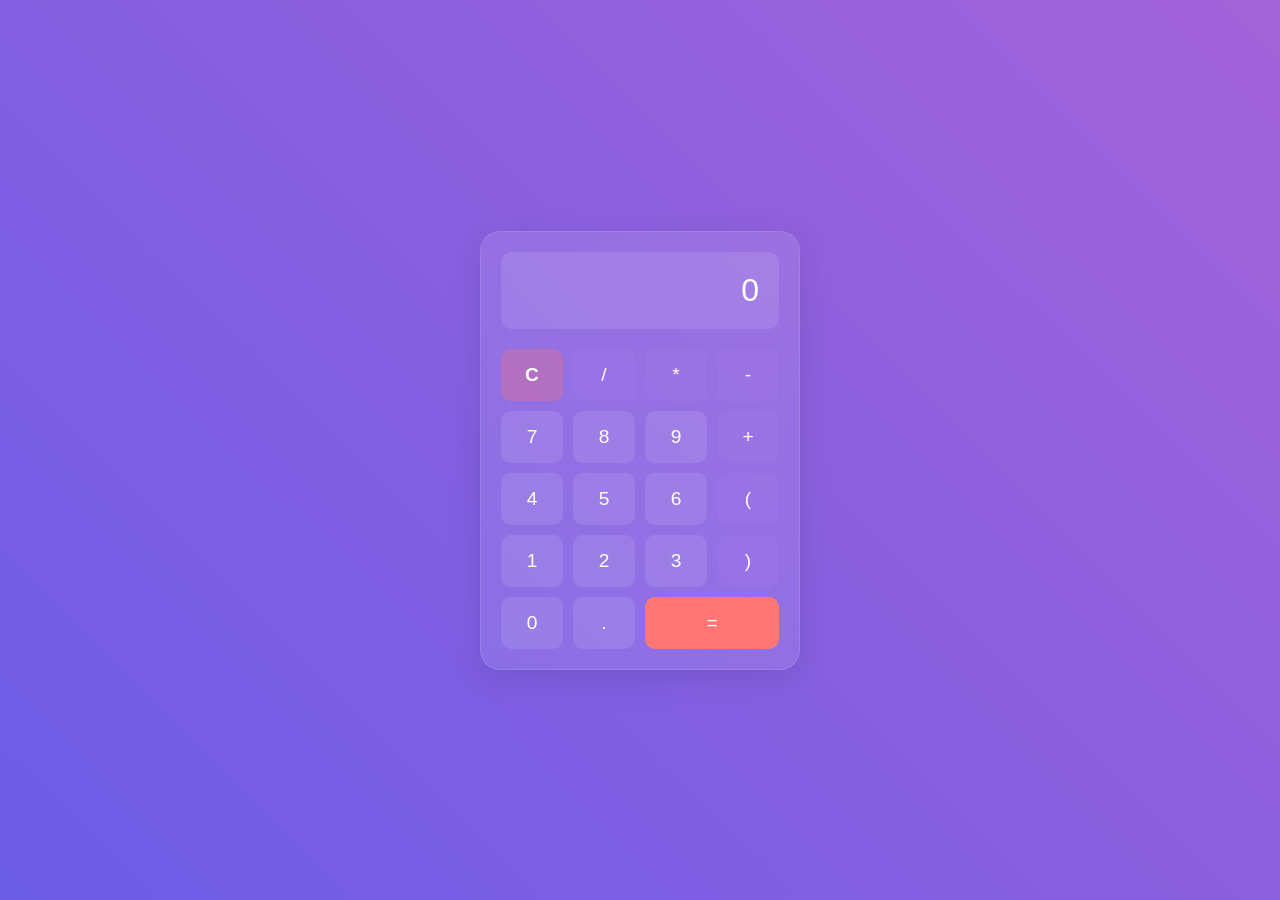
<file: index.html>
<!DOCTYPE html>
<html>
<head>
    <link rel="icon" type="image/png" href="media/Untitled.png">
        <title>Calculator</title>
        <!-- link to css -->
        <link rel="stylesheet" href="calculator.css">
</head>
<body>
    <div class="calculator">
        <div class="display">0</div>
        <div class="buttons">
            <button class="clear" onclick="clearDisplay()">C</button>
            <button class="operator" onclick="appendToDisplay('/')">/</button>
            <button class="operator" onclick="appendToDisplay('*')">*</button>
            <button class="operator" onclick="appendToDisplay('-')">-</button>
            <button onclick="appendToDisplay('7')">7</button>
            <button onclick="appendToDisplay('8')">8</button>
            <button onclick="appendToDisplay('9')">9</button>
            <button class="operator" onclick="appendToDisplay('+')">+</button>
            <button onclick="appendToDisplay('4')">4</button>
            <button onclick="appendToDisplay('5')">5</button>
            <button onclick="appendToDisplay('6')">6</button>
            <button class="operator" onclick="appendToDisplay('(')">(</button>
            <button onclick="appendToDisplay('1')">1</button>
            <button onclick="appendToDisplay('2')">2</button>
            <button onclick="appendToDisplay('3')">3</button>
            <button class="operator" onclick="appendToDisplay(')')">)</button>
            <button onclick="appendToDisplay('0')">0</button>
            <button onclick="appendToDisplay('.')">.</button>
            <button class="equals" onclick="calculate()" style="grid-column: span 2">=</button>
        </div>
    </div>
<!-- link to css -->
    <script src="calculator.js"> </script>



</body>
</html>
</file>
<file: calculator.css>
:root {
    --primary-color: #6c5ce7;
    --secondary-color: #a363d9;
    --accent-color: #ff7675;
    --glass-color: rgba(255, 255, 255, 0.1);
}

*{
    margin: 0;
    padding: 0;
    box-sizing: border-box;
    font-family: 'Segoe UI', sans-serif;
}

body {
    min-height: 100vh;
    display: flex;
    justify-content: center;
    align-items: center;
    background: linear-gradient(45deg, var(--primary-color), var(--secondary-color));
}

.calculator {
    background: var(--glass-color);
    backdrop-filter: blur(10px);
    padding: 20px;
    border-radius: 20px;
    box-shadow: 0 8px 32px rgba(0, 0, 0, 0.1);
    border: 1px solid rgba(255, 255, 255, 0.1);
    width: 320px;
}

.display {
    background: var(--glass-color);
    padding: 20px;
    border-radius: 10px;
    margin-bottom: 20px;
    text-align: right;
    font-size: 2em;
    color: white;
    overflow: hidden;
    text-overflow: ellipsis;
}

.buttons {
    display: grid;
    grid-template-columns: repeat(4, 1fr);
    gap: 10px;
}

button {
    padding: 15px;
    border: none;
    border-radius: 10px;
    font-size: 1.2em;
    cursor: pointer;
    background: var(--glass-color);
    color: white;
    transition: all 0.3s ease;
}

button:hover {
    background: rgba(255, 255, 255, 0.2);
    transform: scale(1.05);
}

button:active {
    transform: scale(0.95);
}

.operator {
    background: rgba(172, 126, 241, 0.2);
}

.equals {
    background: var(--accent-color);
}

.clear {
    background: rgba(255, 118, 117, 0.3);
    font-weight: bold;
}
</file>
